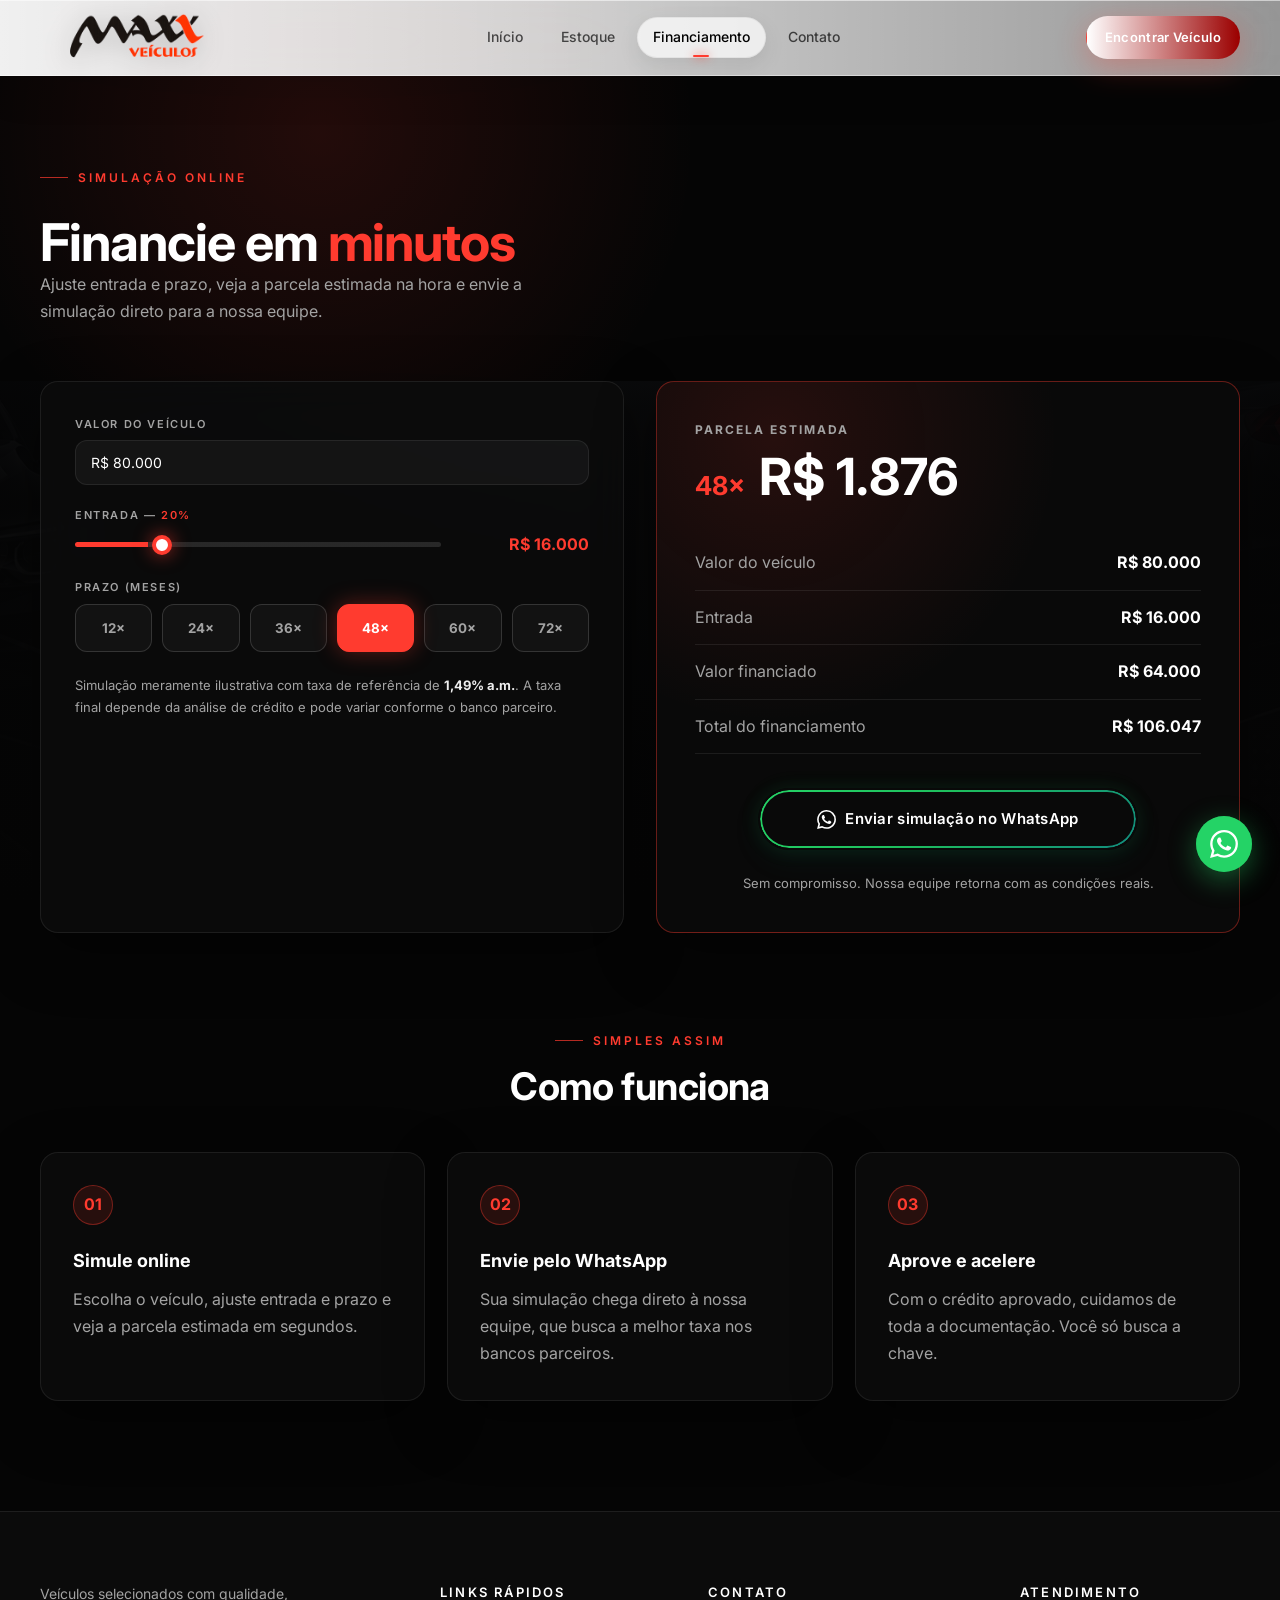
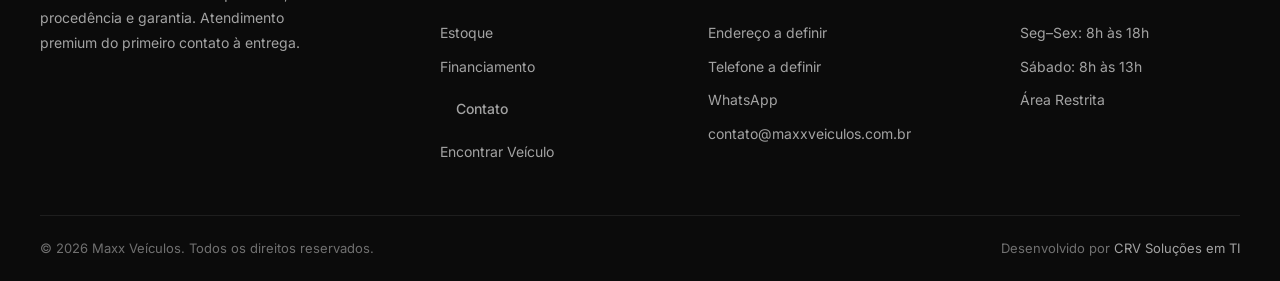
<file: financiamento.html>
<!DOCTYPE html>
<html lang="pt-BR">
<head>
  <meta charset="UTF-8">
  <meta name="viewport" content="width=device-width, initial-scale=1.0">

  <title>Financiamento — Maxx Veículos</title>
  <meta name="description" content="Simule o financiamento do seu próximo veículo em segundos. Entrada flexível, parcelas que cabem no bolso e atendimento rápido.">

  <link rel="preconnect" href="https://fonts.googleapis.com">
  <link rel="preconnect" href="https://fonts.gstatic.com" crossorigin>
  <link href="https://fonts.googleapis.com/css2?family=Space+Grotesk:wght@500;600;700&family=Inter:wght@400;500;600&display=swap" rel="stylesheet">

  <link rel="stylesheet" href="static/css/main.css">
  <link rel="stylesheet" href="static/css/financiamento.css">
</head>

<body>

  <nav class="navbar solid" id="navbar">
    <a href="index.html" class="nav-logo" aria-label="Maxx Veículos">
      <img src="static/img/logo1.png" alt="Maxx Veículos">
    </a>

    <div class="nav-center">
      <a href="index.html" class="nav-link">Início</a>
      <a href="catalogo.html" class="nav-link">Estoque</a>
      <a href="financiamento.html" class="nav-link active">Financiamento</a>
      <a href="index.html#contato" class="nav-link">Contato</a>
    </div>

    <div class="nav-right">
      <a href="index.html#busca" class="btn btn-primary btn-sm">
        Encontrar Veículo
      </a>

      <button class="nav-burger" id="navBurger" type="button" aria-label="Abrir menu">
        <span></span>
        <span></span>
        <span></span>
      </button>
    </div>
  </nav>

  <div class="nav-mobile" id="navMobile">
    <a href="index.html" class="nav-link">Início</a>
    <a href="catalogo.html" class="nav-link">Estoque</a>
    <a href="financiamento.html" class="nav-link active">Financiamento</a>
    <a href="index.html#contato" class="nav-link">Contato</a>
    <a href="index.html#busca" class="btn btn-primary">Encontrar Veículo</a>
  </div>

  <header class="page-top financiamento-top">
    <div class="container">
      <span class="eyebrow">Simulação online</span>
      <h1 class="h-display">
        Financie em <em>minutos</em>
      </h1>
      <p class="sub">
        Ajuste entrada e prazo, veja a parcela estimada na hora e envie a simulação direto para a nossa equipe.
      </p>
    </div>
  </header>

  <main class="financiamento-main">
    <div class="container">

      <div class="fin-layout">

        <section class="fin-card">
          <div id="finVehicle"></div>

          <div class="fin-fields">

            <div class="field">
              <label class="field-label" for="finValor">Valor do veículo</label>
              <input class="input" id="finValor" inputmode="numeric" placeholder="R$ 80.000" autocomplete="off">
            </div>

            <div class="field">
              <label class="field-label">
                Entrada — <span id="entradaPct">20%</span>
              </label>

              <div class="range-row">
                <input type="range" class="range" id="finEntrada" min="0" max="90" step="5" value="20">
                <span class="range-val" id="entradaVal">R$ 16.000</span>
              </div>
            </div>

            <div class="field">
              <label class="field-label">Prazo (meses)</label>

              <div class="term-grid" id="termGrid">
                <button type="button" class="term-btn" data-n="12">12×</button>
                <button type="button" class="term-btn" data-n="24">24×</button>
                <button type="button" class="term-btn" data-n="36">36×</button>
                <button type="button" class="term-btn active" data-n="48">48×</button>
                <button type="button" class="term-btn" data-n="60">60×</button>
                <button type="button" class="term-btn" data-n="72">72×</button>
              </div>
            </div>

          </div>

          <p class="fin-note">
            Simulação meramente ilustrativa com taxa de referência de <b id="taxaLabel">1,49% a.m.</b>.
            A taxa final depende da análise de crédito e pode variar conforme o banco parceiro.
          </p>
        </section>

        <aside class="fin-result">
          <div class="fin-big">
            <small>Parcela estimada</small>
            <strong>
              <em id="parcelasOut">48×</em>
              <span id="parcelaOut">R$ —</span>
            </strong>
          </div>

          <div class="fin-rows">
            <div class="fin-row">
              <span>Valor do veículo</span>
              <b id="rowValor">—</b>
            </div>

            <div class="fin-row">
              <span>Entrada</span>
              <b id="rowEntrada">—</b>
            </div>

            <div class="fin-row">
              <span>Valor financiado</span>
              <b id="rowFinanciado">—</b>
            </div>

            <div class="fin-row">
              <span>Total do financiamento</span>
              <b id="rowTotal">—</b>
            </div>
          </div>

          <a href="#" class="btn btn-wa-fin btn-lg" id="finWa">
            <svg class="wa-icon" viewBox="0 0 24 24" aria-hidden="true">
              <path d="M17.472 14.382c-.297-.149-1.758-.867-2.03-.967-.273-.099-.471-.148-.67.15-.197.297-.767.966-.94 1.164-.173.199-.347.223-.644.075-.297-.15-1.255-.463-2.39-1.475-.883-.788-1.48-1.761-1.653-2.059-.173-.297-.018-.458.13-.606.134-.133.298-.347.446-.52.149-.174.198-.298.298-.497.099-.198.05-.371-.025-.52-.075-.149-.669-1.612-.916-2.207-.242-.579-.487-.5-.669-.51-.173-.008-.371-.01-.57-.01-.198 0-.52.074-.792.372-.272.297-1.04 1.016-1.04 2.479 0 1.462 1.065 2.875 1.213 3.074.149.198 2.096 3.2 5.077 4.487.709.306 1.262.489 1.694.625.712.227 1.36.195 1.871.118.571-.085 1.758-.719 2.006-1.413.248-.694.248-1.289.173-1.413-.074-.124-.272-.198-.570-.347m-5.421 7.403h-.004a9.87 9.87 0 01-5.031-1.378l-.361-.214-3.741.982.998-3.648-.235-.374a9.86 9.86 0 01-1.51-5.26c.001-5.45 4.436-9.884 9.888-9.884 2.64 0 5.122 1.03 6.988 2.898a9.825 9.825 0 012.893 6.994c-.003 5.45-4.437 9.884-9.885 9.884m8.413-18.297A11.815 11.815 0 0012.05 0C5.495 0 .16 5.335.157 11.892c0 2.096.547 4.142 1.588 5.945L.057 24l6.305-1.654a11.882 11.882 0 005.683 1.448h.005c6.554 0 11.89-5.335 11.893-11.893a11.821 11.821 0 00-3.48-8.413Z"/>
            </svg>
            Enviar simulação no WhatsApp
          </a>

          <p class="fin-note fin-note-center">
            Sem compromisso. Nossa equipe retorna com as condições reais.
          </p>
        </aside>

      </div>

      <section class="section-tight fin-steps-section">
        <div class="section-head center reveal">
          <span class="eyebrow center">Simples assim</span>
          <h2 class="h-section">Como funciona</h2>
        </div>

        <div class="steps-grid">
          <div class="step-card reveal">
            <span class="step-num">01</span>
            <h4>Simule online</h4>
            <p>
              Escolha o veículo, ajuste entrada e prazo e veja a parcela estimada em segundos.
            </p>
          </div>

          <div class="step-card reveal">
            <span class="step-num">02</span>
            <h4>Envie pelo WhatsApp</h4>
            <p>
              Sua simulação chega direto à nossa equipe, que busca a melhor taxa nos bancos parceiros.
            </p>
          </div>

          <div class="step-card reveal">
            <span class="step-num">03</span>
            <h4>Aprove e acelere</h4>
            <p>
              Com o crédito aprovado, cuidamos de toda a documentação. Você só busca a chave.
            </p>
          </div>
        </div>
      </section>

    </div>
  </main>

  <footer class="footer">
    <div class="container">
      <div class="footer-grid">

        <div class="footer-logo">
          <img src="static/img/logo1.png" alt="Maxx Veículos">
          <p class="footer-about">
            Veículos selecionados com qualidade, procedência e garantia. Atendimento premium do primeiro contato à entrega.
          </p>
        </div>

        <div>
          <h5 class="footer-title">Links rápidos</h5>
          <div class="footer-links">
            <a href="catalogo.html">Estoque</a>
            <a href="financiamento.html">Financiamento</a>
            <a href="index.html#contato" class="nav-link">Contato</a>
            <a href="index.html#busca">Encontrar Veículo</a>
          </div>
        </div>

        <div>
          <h5 class="footer-title">Contato</h5>
          <div class="footer-links">
            <span>Endereço a definir</span>
            <a href="#">Telefone a definir</a>
            <a href="#" data-wa="Olá! Vim pelo site da Maxx Veículos.">WhatsApp</a>
            <a href="#">contato@maxxveiculos.com.br</a>
          </div>
        </div>

        <div>
          <h5 class="footer-title">Atendimento</h5>
          <div class="footer-links">
            <span>Seg–Sex: 8h às 18h</span>
            <span>Sábado: 8h às 13h</span>
            <a href="admin/login.html">Área Restrita</a>
          </div>
        </div>

      </div>

      <div class="footer-bottom">
        <p>© 2026 Maxx Veículos. Todos os direitos reservados.</p>
        <p>Desenvolvido por <a href="https://crvsolucoesti.com/" target="_blank" rel="noopener">CRV Soluções em TI</a></p>
      </div>
    </div>
  </footer>

  <a href="#" class="wa-float" data-wa="Olá! Preciso de ajuda com financiamento." aria-label="Falar no WhatsApp">
    <svg class="wa-icon" viewBox="0 0 24 24" aria-hidden="true">
      <path d="M17.472 14.382c-.297-.149-1.758-.867-2.03-.967-.273-.099-.471-.148-.67.15-.197.297-.767.966-.94 1.164-.173.199-.347.223-.644.075-.297-.15-1.255-.463-2.39-1.475-.883-.788-1.48-1.761-1.653-2.059-.173-.297-.018-.458.13-.606.134-.133.298-.347.446-.52.149-.174.198-.298.298-.497.099-.198.05-.371-.025-.52-.075-.149-.669-1.612-.916-2.207-.242-.579-.487-.5-.669-.51-.173-.008-.371-.01-.57-.01-.198 0-.52.074-.792.372-.272.297-1.04 1.016-1.04 2.479 0 1.462 1.065 2.875 1.213 3.074.149.198 2.096 3.2 5.077 4.487.709.306 1.262.489 1.694.625.712.227 1.36.195 1.871.118.571-.085 1.758-.719 2.006-1.413.248-.694.248-1.289.173-1.413-.074-.124-.272-.198-.570-.347m-5.421 7.403h-.004a9.87 9.87 0 01-5.031-1.378l-.361-.214-3.741.982.998-3.648-.235-.374a9.86 9.86 0 01-1.51-5.26c.001-5.45 4.436-9.884 9.888-9.884 2.64 0 5.122 1.03 6.988 2.898a9.825 9.825 0 012.893 6.994c-.003 5.45-4.437 9.884-9.885 9.884m8.413-18.297A11.815 11.815 0 0012.05 0C5.495 0 .16 5.335.157 11.892c0 2.096.547 4.142 1.588 5.945L.057 24l6.305-1.654a11.882 11.882 0 005.683 1.448h.005c6.554 0 11.89-5.335 11.893-11.893a11.821 11.821 0 00-3.48-8.413Z"/>
    </svg>
  </a>

  <script src="static/js/main.js"></script>
  <script src="static/js/financiamento.js"></script>
</body>
</html>
</file>
<file: static/css/main.css>
/* ============================================================
   MAXX VEÍCULOS — MAIN.CSS
   Estilos globais · Tokens · Navbar · Botões · Footer · Cards
   ============================================================ */

/* ==================== TOKENS ==================== */
:root {
  --bg: #050505;
  --bg-2: #0b0b0b;

  --surface: #111111;
  --surface-2: #181818;
  --glass: rgba(14, 14, 14, 0.68);

  --line: rgba(255, 255, 255, 0.08);
  --line-2: rgba(255, 255, 255, 0.14);

  --primary: #ff3b2f;
  --primary-2: #ff6a3d;
  --primary-3: #b80000;

  --primary-dim: rgba(255, 59, 47, 0.12);
  --primary-line: rgba(255, 59, 47, 0.38);

  --green: #25d366;
  --white: #ffffff;
  --text: #eeeeee;
  --muted: #a3a3a3;
  --muted-2: #707070;

  --danger: #ff5566;
  --warn: #ffb454;

  --radius: 18px;
  --radius-md: 12px;
  --radius-sm: 9px;

  --shadow: 0 24px 60px rgba(0, 0, 0, 0.5);
  --glow: 0 0 0 1px var(--primary-line), 0 8px 40px rgba(255, 59, 47, 0.2);

  --ease: cubic-bezier(0.4, 0, 0.2, 1);
  --trans: all 0.28s var(--ease);

  --font-display: 'Rajdhani', 'Inter', sans-serif;
  --font-body: 'Inter', system-ui, sans-serif;
}

/* ==================== RESET ==================== */
*, *::before, *::after {
  box-sizing: border-box;
  margin: 0;
  padding: 0;
}

html {
  scroll-behavior: smooth;
  scrollbar-width: thin;
  scrollbar-color: #2a2a2a var(--bg);
}

::-webkit-scrollbar {
  width: 8px;
}

::-webkit-scrollbar-track {
  background: var(--bg);
}

::-webkit-scrollbar-thumb {
  background: #2a2a2a;
  border-radius: 99px;
}

::-webkit-scrollbar-thumb:hover {
  background: #3a3a3a;
}

body {
  font-family: var(--font-body);
  background: var(--bg);
  color: var(--text);
  min-height: 100vh;
  line-height: 1.6;
  -webkit-font-smoothing: antialiased;
  overflow-x: hidden;
}

a {
  color: inherit;
  text-decoration: none;
}

img {
  max-width: 100%;
  display: block;
}

ul {
  list-style: none;
}

button {
  font-family: inherit;
  border: none;
  background: none;
  cursor: pointer;
  color: inherit;
}

::selection {
  background: rgba(255, 59, 47, 0.32);
  color: var(--white);
}

/* ==================== LAYOUT ==================== */
.container {
  width: 100%;
  max-width: 1280px;
  margin: 0 auto;
  padding: 0 40px;
}

.section {
  padding: 88px 0;
  position: relative;
}

.section-tight {
  padding: 56px 0;
}

/* ==================== TIPOGRAFIA ==================== */
.eyebrow {
  display: inline-flex;
  align-items: center;
  gap: 10px;

  font-size: 12px;
  font-weight: 600;
  letter-spacing: 3px;
  text-transform: uppercase;

  color: var(--primary);
  margin-bottom: 14px;
}

.eyebrow::before {
  content: '';
  width: 28px;
  height: 1px;
  background: var(--primary);
  opacity: .7;
}

.eyebrow.center {
  justify-content: center;
}

.h-display {
  font-family: var(--font-display);
  font-weight: 700;
  color: var(--white);
  font-size: clamp(30px, 4.5vw, 52px);
  line-height: 1.08;
  letter-spacing: -0.02em;
}

.h-section {
  font-family: var(--font-display);
  font-weight: 700;
  color: var(--white);
  font-size: clamp(24px, 3.2vw, 38px);
  line-height: 1.15;
  letter-spacing: -0.015em;
  margin-bottom: 10px;
}

.sub {
  color: var(--muted);
  font-size: 16px;
  line-height: 1.7;
  max-width: 560px;
}

.section-head {
  margin-bottom: 44px;
}

.section-head.center {
  text-align: center;
}

.section-head.center .sub {
  margin: 0 auto;
}

.section-head.split {
  display: flex;
  align-items: flex-end;
  justify-content: space-between;
  gap: 24px;
  flex-wrap: wrap;
}

/* ==================== BOTÕES ==================== */
.btn {
  display: inline-flex;
  align-items: center;
  justify-content: center;
  gap: 9px;

  padding: 14px 28px;

  border-radius: 999px;
  border: 1px solid transparent;

  font-family: var(--font-display);
  font-weight: 600;
  font-size: 14px;
  letter-spacing: 0.3px;

  transition: var(--trans);
  white-space: nowrap;
}

.btn svg {
  flex-shrink: 0;
}

.btn-primary {
  color: var(--white);

  background: linear-gradient(
    270deg,
    #ff3b2f,
    #ff6a3d,
    #9b0000,
    #ffffff
  );

  background-size: 300% 300%;
  animation: gradientMove 6s ease infinite;

  box-shadow: 0 8px 30px rgba(255, 59, 47, 0.3);
}

.btn-primary:hover {
  transform: translateY(-2px);
  box-shadow: 0 12px 42px rgba(255, 59, 47, 0.45);
}

.btn-secondary {
  background: transparent;
  color: var(--primary);
  border: 2px solid var(--primary);

  box-shadow: inset 0 0 0 rgba(255, 59, 47, 0);
}

.btn-secondary:hover {
  background: var(--primary);
  color: var(--white);

  transform: translateY(-2px);

  box-shadow:
    0 0 10px rgba(255, 59, 47, 0.75),
    0 0 18px rgba(255, 59, 47, 0.55),
    0 0 26px rgba(255, 59, 47, 0.35);
}

.btn-whatsapp {
  background: var(--green);
  color: #052b13;
  box-shadow: 0 6px 28px rgba(37, 211, 102, 0.22);
}

.btn-whatsapp:hover {
  filter: brightness(1.08);
  transform: translateY(-2px);
  box-shadow: 0 10px 36px rgba(37, 211, 102, 0.35);
}

.btn-sm {
  padding: 10px 18px;
  font-size: 13px;
}

.btn-lg {
  padding: 17px 36px;
  font-size: 15px;
}

.btn-block {
  width: 100%;
}

/* ==================== FORMULÁRIOS ==================== */
.field {
  display: flex;
  flex-direction: column;
  gap: 7px;
}

.field-label {
  font-size: 11px;
  font-weight: 600;
  letter-spacing: 1.6px;
  text-transform: uppercase;
  color: var(--muted);
}

.input,
.select,
textarea.input {
  width: 100%;

  background: rgba(255, 255, 255, 0.045);
  border: 1px solid var(--line);
  border-radius: var(--radius-md);

  padding: 13px 15px;

  color: var(--white);
  font-family: var(--font-body);
  font-size: 14px;

  outline: none;
  transition: var(--trans);
}

.input::placeholder {
  color: var(--muted-2);
}

.input:focus,
.select:focus,
textarea.input:focus {
  border-color: var(--primary-line);
  background: var(--primary-dim);
  box-shadow: 0 0 0 3px rgba(255, 59, 47, 0.08);
}

.select {
  appearance: none;
  cursor: pointer;

  background-image: url("data:image/svg+xml,%3Csvg xmlns='http://www.w3.org/2000/svg' width='11' height='7' viewBox='0 0 11 7'%3E%3Cpath fill='none' stroke='%23ff3b2f' stroke-width='1.6' stroke-linecap='round' d='M1 1l4.5 4.5L10 1'/%3E%3C/svg%3E");
  background-repeat: no-repeat;
  background-position: right 15px center;
  padding-right: 38px;
}

.select option {
  background: var(--surface-2);
  color: var(--white);
}

textarea.input {
  resize: vertical;
  min-height: 120px;
}

/* ==================== NAVBAR ==================== */
.navbar {
  position: fixed;
  top: 0;
  left: 0;
  right: 0;

  z-index: 1000;

  height: 76px;

  display: flex;
  align-items: center;
  justify-content: space-between;

  padding: 0 40px;

  background: transparent;
  border-bottom: 1px solid transparent;

  transition: var(--trans);
}

.navbar.scrolled,
.navbar.solid {
  background: var(--glass);

  backdrop-filter: blur(22px) saturate(150%);
  -webkit-backdrop-filter: blur(22px) saturate(150%);

  border-bottom-color: var(--line);
}

.nav-logo img {
  height: 110px;
  width: auto;
  object-fit: contain;
}

.nav-center {
  display: flex;
  align-items: center;
  gap: 6px;
}

.nav-link {
  position: relative;

  font-size: 14px;
  font-weight: 500;
  color: var(--muted);

  padding: 9px 16px;
  border-radius: 99px;

  transition: var(--trans);
}

.nav-link:hover {
  color: var(--white);
}

.nav-link.active {
  color: var(--white);
  background: rgba(255, 255, 255, 0.05);
}

.nav-link.active::after {
  content: '';

  position: absolute;
  left: 50%;
  bottom: 1px;

  width: 16px;
  height: 2px;

  border-radius: 99px;

  background: var(--primary);
  box-shadow: 0 0 10px var(--primary);

  transform: translateX(-50%);
}

.nav-right {
  display: flex;
  align-items: center;
  gap: 12px;
}

.nav-burger {
  display: none;
  flex-direction: column;
  gap: 5px;
  padding: 8px;
}

.nav-burger span {
  width: 22px;
  height: 2px;
  background: var(--white);
  border-radius: 99px;
  transition: var(--trans);
}

.nav-mobile {
  display: none;

  position: fixed;
  top: 76px;
  left: 0;
  right: 0;

  z-index: 999;

  background: rgba(9, 9, 9, 0.97);
  backdrop-filter: blur(24px);

  border-bottom: 1px solid var(--line);

  padding: 18px 24px 26px;

  flex-direction: column;
  gap: 4px;
}

.nav-mobile.open {
  display: flex;
}

.nav-mobile .nav-link {
  padding: 13px 14px;
  font-size: 15px;
  border-radius: var(--radius-sm);
}

.nav-mobile .btn {
  margin-top: 12px;
}

/* ==================== CARD DE VEÍCULO GLOBAL ==================== */
.v-grid {
  display: grid;
  grid-template-columns: repeat(3, 1fr);
  gap: 22px;
}

.v-card {
  background: var(--surface);
  border: 1px solid var(--line);
  border-radius: var(--radius);

  overflow: hidden;

  display: flex;
  flex-direction: column;

  transition: var(--trans);
}

.v-card:hover {
  transform: translateY(-5px);
  border-color: var(--primary-line);
  box-shadow:
    0 22px 50px rgba(0, 0, 0, 0.55),
    0 0 30px rgba(255, 59, 47, 0.08);
}

.v-card-media {
  position: relative;
  display: block;

  aspect-ratio: 16 / 10;
  overflow: hidden;

  background: var(--surface-2);
}

.v-card-media img {
  width: 100%;
  height: 100%;

  object-fit: cover;

  transition: transform .55s var(--ease);
}

.v-card:hover .v-card-media img {
  transform: scale(1.06);
}

.v-card-media::after {
  content: '';

  position: absolute;
  inset: 0;

  background: linear-gradient(180deg, transparent 55%, rgba(5, 5, 5, 0.7) 100%);
  pointer-events: none;
}

.v-card-chips {
  position: absolute;
  top: 12px;
  left: 12px;
  right: 12px;

  z-index: 2;

  display: flex;
  gap: 6px;
  flex-wrap: wrap;
}

.v-card-sold-overlay {
  position: absolute;
  inset: 50% auto auto 50%;

  transform: translate(-50%, -50%) rotate(-8deg);

  z-index: 5;

  padding: 14px 40px;

  border-radius: 14px;

  background:
    linear-gradient(
      135deg,
      #ff2b2b,
      #c50000
    );

  border: 2px solid rgba(255,255,255,.25);

  color: #fff;

  font-family: var(--font-display);
  font-size: 26px;
  font-weight: 800;
  letter-spacing: 3px;

  text-transform: uppercase;

  box-shadow:
    0 15px 35px rgba(197,0,0,.45);

  pointer-events: none;
}

.chip {
  display: inline-flex;
  align-items: center;
  gap: 5px;

  padding: 4px 11px;
  border-radius: 99px;

  font-size: 11px;
  font-weight: 600;
  letter-spacing: 0.6px;

  background: rgba(5, 5, 5, 0.68);
  color: var(--text);

  border: 1px solid var(--line-2);
  backdrop-filter: blur(8px);
}

.chip-primary {
  color: var(--primary-2);
  border-color: var(--primary-line);
  background: rgba(80, 0, 0, 0.42);
}

.chip-warn {
  color: var(--warn);
  border-color: rgba(255, 180, 84, 0.4);
}

.chip-danger {
  color: var(--danger);
  border-color: rgba(255, 85, 102, 0.4);
}

.v-card-photos {
  position: absolute;
  right: 12px;
  bottom: 12px;

  z-index: 2;

  display: inline-flex;
  align-items: center;
  gap: 6px;

  padding: 4px 10px;
  border-radius: 99px;

  font-size: 11.5px;
  color: var(--text);

  background: rgba(5, 5, 5, 0.65);
  border: 1px solid var(--line);

  backdrop-filter: blur(8px);
}

.v-card-body {
  padding: 20px 22px 22px;

  display: flex;
  flex-direction: column;
  flex: 1;
}

.v-card-brand {
  font-size: 11px;
  font-weight: 600;
  letter-spacing: 2.4px;
  text-transform: uppercase;

  color: var(--primary);
  margin-bottom: 4px;
}

.v-card-name {
  font-family: var(--font-display);
  font-size: 17px;
  font-weight: 600;
  color: var(--white);

  line-height: 1.3;
  margin-bottom: 14px;
}

.v-card-specs {
  display: grid;
  grid-template-columns: 1fr 1fr;
  gap: 7px 12px;

  margin-bottom: 16px;
}

.v-card-specs li {
  display: flex;
  align-items: center;
  gap: 7px;

  font-size: 12.5px;
  color: var(--muted);
}

.v-card-specs b {
  color: var(--text);
  font-weight: 500;
}

.v-card-foot {
  margin-top: auto;
  padding-top: 16px;

  border-top: 1px solid var(--line);

  display: flex;
  align-items: flex-end;
  justify-content: space-between;
  gap: 12px;
}

.v-price small {
  display: block;
  font-size: 11px;
  color: var(--muted);
  margin-bottom: 1px;
}

.v-price strong {
  font-family: var(--font-display);
  font-size: 21px;
  font-weight: 700;
  color: var(--white);
  letter-spacing: -0.01em;
}

.v-price span {
  display: block;
  font-size: 11.5px;
  color: var(--muted);
  margin-top: 1px;
}

.v-card-actions {
  display: flex;
  gap: 8px;
}

.icon-btn {
  display: inline-flex;
  align-items: center;
  justify-content: center;

  width: 42px;
  height: 42px;

  border-radius: var(--radius-sm);
  border: 1px solid var(--line-2);

  color: var(--muted);

  transition: var(--trans);
}

.icon-btn:hover {
  color: var(--white);
  border-color: var(--primary-line);
  background: var(--primary-dim);
}

.icon-btn.wa {
  color: var(--green);
  border-color: rgba(37, 211, 102, 0.35);
}

.icon-btn.wa:hover {
  background: rgba(37, 211, 102, 0.12);
  color: var(--green);
}

/* ==================== EMPTY / SKELETON ==================== */
.empty-state {
  grid-column: 1 / -1;

  text-align: center;

  padding: 80px 24px;

  border: 1px dashed var(--line-2);
  border-radius: var(--radius);
}

.empty-state h3 {
  font-family: var(--font-display);
  font-size: 19px;
  color: var(--white);
  margin-bottom: 6px;
}

.empty-state p {
  font-size: 14px;
  color: var(--muted);
}

.skel {
  border-radius: var(--radius);
  overflow: hidden;

  background: var(--surface);
  border: 1px solid var(--line);
}

.skel-img {
  aspect-ratio: 16 / 10;
}

.skel-img,
.skel-line {
  background: linear-gradient(100deg, var(--surface) 40%, var(--surface-2) 50%, var(--surface) 60%);
  background-size: 220% 100%;
  animation: shimmer 1.3s linear infinite;
}

.skel-body {
  padding: 20px;

  display: flex;
  flex-direction: column;
  gap: 10px;
}

.skel-line {
  height: 13px;
  border-radius: 6px;
}

/* ==================== FOOTER ==================== */
.footer {
  background: var(--bg-2);
  border-top: 1px solid var(--line);

  padding: 70px 0 0;
  position: relative;
}

.footer-grid {
  display: grid;
  grid-template-columns: 1.6fr 1fr 1.2fr 1fr;
  gap: 48px;

  padding-bottom: 52px;
}

.footer-logo {
  display: block;
}

.footer-logo > img {
  display: none;
}

.footer-logo-glass {
  display: inline-flex;
  align-items: center;
  justify-content: center;

  width: 180px;
  height: 96px;
  margin-bottom: 22px;

  border-radius: 24px;

  background:
    linear-gradient(
      135deg,
      rgba(255,255,255,.28),
      rgba(255,255,255,.10)
    );

  border: 1px solid rgba(255,255,255,.22);

  backdrop-filter: blur(28px) saturate(180%);
  -webkit-backdrop-filter: blur(28px) saturate(180%);

  box-shadow:
    inset 0 1px 0 rgba(255,255,255,.25),
    0 14px 40px rgba(0,0,0,.25);
}

.footer-logo-glass img {
  max-width: 150px;
  max-height: 90px;
  width: auto;
  height: auto;
  margin: 0;
  object-fit: contain;
}

.footer-about {
  font-size: 14px;
  color: var(--muted);
  line-height: 1.75;
  max-width: 300px;
  margin-bottom: 22px;
}

.footer-title {
  font-family: var(--font-display);
  font-size: 13px;
  font-weight: 600;
  letter-spacing: 2.2px;
  text-transform: uppercase;

  color: var(--white);
  margin-bottom: 20px;
}

.footer-links {
  display: flex;
  flex-direction: column;
  gap: 11px;
}

.footer-links a,
.footer-links span {
  display: inline-flex;
  align-items: center;
  gap: 9px;

  font-size: 14px;
  color: var(--muted);

  transition: var(--trans);
}

.footer-links a:hover {
  color: var(--primary-2);
}

.footer-bottom {
  border-top: 1px solid var(--line);

  padding: 22px 0;

  display: flex;
  align-items: center;
  justify-content: space-between;
  gap: 14px;
  flex-wrap: wrap;
}

.footer-bottom p {
  font-size: 13px;
  color: var(--muted-2);
}

.footer-bottom a {
  color: var(--muted);
  transition: var(--trans);
}

.footer-bottom a:hover {
  color: var(--primary-2);
}

/* ==================== WHATSAPP FLOAT ==================== */
.wa-float {
  position: fixed;
  right: 28px;
  bottom: 28px;

  z-index: 900;

  width: 56px;
  height: 56px;

  border-radius: 50%;

  background: var(--green);
  color: var(--white);

  display: flex;
  align-items: center;
  justify-content: center;

  font-size: 24px;
  font-weight: 700;

  box-shadow: 0 8px 28px rgba(37, 211, 102, 0.4);

  transition: var(--trans);
}

.wa-float:hover {
  transform: scale(1.08);
  box-shadow: 0 12px 36px rgba(37, 211, 102, 0.55);
}

.wa-float::before {
  content: '';

  position: absolute;
  inset: 0;

  border-radius: 50%;

  background: rgba(37, 211, 102, 0.4);

  animation: waPing 2.6s ease-out infinite;
}

/* ==================== TOAST ==================== */
.toast-container {
  position: fixed;
  top: 92px;
  right: 22px;

  z-index: 9999;

  display: flex;
  flex-direction: column;
  gap: 10px;
}

.toast {
  display: flex;
  align-items: center;
  gap: 11px;

  min-width: 270px;
  max-width: 360px;

  padding: 14px 18px;

  background: var(--glass);
  backdrop-filter: blur(18px);

  border: 1px solid var(--line-2);
  border-left: 3px solid var(--primary);
  border-radius: var(--radius-md);

  font-size: 14px;
  color: var(--text);

  box-shadow: var(--shadow);

  animation: toastIn .35s var(--ease) both;
  transition: opacity .4s;
}

.toast.success {
  border-left-color: var(--green);
}

.toast.error {
  border-left-color: var(--danger);
}

/* ==================== REVEAL ==================== */
.reveal {
  opacity: 0;
  transform: translateY(26px);

  transition:
    opacity .65s var(--ease),
    transform .65s var(--ease);
}

.reveal.in {
  opacity: 1;
  transform: translateY(0);
}

/* ==================== ANIMAÇÕES ==================== */
@keyframes gradientMove {
  0% {
    background-position: 0% 50%;
  }

  50% {
    background-position: 100% 50%;
  }

  100% {
    background-position: 0% 50%;
  }
}

@keyframes shimmer {
  to {
    background-position: -120% 0;
  }
}

@keyframes toastIn {
  from {
    opacity: 0;
    transform: translateX(36px);
  }

  to {
    opacity: 1;
    transform: translateX(0);
  }
}

@keyframes waPing {
  0% {
    transform: scale(1);
    opacity: .7;
  }

  100% {
    transform: scale(1.7);
    opacity: 0;
  }
}

/* ==================== ACESSIBILIDADE ==================== */
@media (prefers-reduced-motion: reduce) {
  *,
  *::before,
  *::after {
    animation-duration: 0.001s !important;
    transition-duration: 0.001s !important;
  }

  .reveal {
    opacity: 1;
    transform: none;
  }
}

.wa-icon {
  width: 19px;
  height: 19px;
  fill: currentColor;
  flex-shrink: 0;
}

.wa-float .wa-icon {
  width: 28px;
  height: 28px;
  fill: #fff;
  position: relative;
  z-index: 2;
}

.nav-logo {
  display: flex;
  align-items: center;
  justify-content: center;

  height: 100%;

  padding: 0 18px;

  background:
    linear-gradient(
      135deg,
      rgba(255,255,255,.12),
      rgba(255,255,255,.04)
    );

  border-right: 1px solid rgba(255,255,255,.08);
}

.nav-logo img {
  display: block;
  filter:
    brightness(1.12)
    contrast(1.08);
}

/* ==================== NAVBAR — VIDRO CLARO PREMIUM ==================== */

.navbar {
  background:
    linear-gradient(
      90deg,
      rgba(255, 255, 255, 0.88) 0%,
      rgba(255, 255, 255, 0.72) 42%,
      rgba(255, 255, 255, 0.46) 100%
    );

  backdrop-filter: blur(24px) saturate(160%);
  -webkit-backdrop-filter: blur(24px) saturate(160%);

  border-bottom: 1px solid rgba(255, 255, 255, 0.36);

  box-shadow:
    0 14px 40px rgba(0, 0, 0, 0.10),
    inset 0 1px 0 rgba(255, 255, 255, 0.55);
}

.navbar.scrolled,
.navbar.solid {
  background:
    linear-gradient(
      90deg,
      rgba(255, 255, 255, 0.94) 0%,
      rgba(255, 255, 255, 0.82) 42%,
      rgba(255, 255, 255, 0.58) 100%
    );

  border-bottom-color: rgba(255, 255, 255, 0.45);
}

.nav-logo {
  display: flex;
  align-items: center;
  justify-content: center;

  height: 100%;
  padding: 0 18px;

  background: transparent;
  border-right: none;
}

.nav-logo img {
  display: block;

  filter:
    drop-shadow(0 5px 14px rgba(0, 0, 0, 0.22))
    brightness(1.05)
    contrast(1.12);
}

.nav-link {
  color: rgba(0, 0, 0, 0.68);
}

.nav-link:hover {
  color: #000;
  background: rgba(0, 0, 0, 0.05);
}

.nav-link.active {
  color: #000;
  background: rgba(255, 255, 255, 0.72);
  box-shadow:
    inset 0 0 0 1px rgba(0, 0, 0, 0.05),
    0 8px 22px rgba(0, 0, 0, 0.08);
}

.nav-burger span {
  background: #111;
}

/* ==================== STATUS VISUAL VEÍCULO ==================== */

.v-card-sold-overlay,
.v-card-reserved-overlay {
  position: absolute;
  top: 50%;
  left: 50%;
  z-index: 5;

  transform: translate(-50%, -50%) rotate(-8deg);

  padding: 13px 38px;

  border-radius: 14px;

  color: #fff;

  font-family: var(--font-display);
  font-size: 25px;
  font-weight: 800;
  letter-spacing: 3px;

  text-transform: uppercase;

  border: 2px solid rgba(255,255,255,.26);

  pointer-events: none;
}

.v-card-sold-overlay {
  background: linear-gradient(135deg, #ff2b2b, #b90000);
  box-shadow: 0 15px 35px rgba(185,0,0,.45);
}

.v-card-reserved-overlay {
  background: linear-gradient(135deg, #f59e0b, #b45309);
  box-shadow: 0 15px 35px rgba(180,83,9,.38);
}

.chip-sold {
  color: #ffb7b0;
  border-color: rgba(255,59,47,.42);
  background: rgba(255,59,47,.14);
}

.chip-reserved {
  color: #ffd166;
  border-color: rgba(245,158,11,.42);
  background: rgba(245,158,11,.14);
}

.chip-available {
  color: #7cff9b;
  border-color: rgba(37,211,102,.38);
  background: rgba(37,211,102,.12);
}

@media (max-width: 720px) {
  .v-card-sold-overlay,
  .v-card-reserved-overlay {
    padding: 10px 28px;
    font-size: 20px;
    letter-spacing: 2px;
  }
}

/* ==================== RESPONSIVO GLOBAL — MOBILE FORTE ==================== */

@media (max-width: 1180px) {
  .v-grid {
    grid-template-columns: repeat(2, minmax(0, 1fr));
  }
}

@media (max-width: 1024px) {
  html,
  body {
    width: 100%;
    max-width: 100%;
    overflow-x: hidden !important;
  }

  *,
  *::before,
  *::after {
    max-width: 100%;
  }

  .container {
    width: 100%;
    max-width: 100%;
    padding-left: 22px;
    padding-right: 22px;
  }

  .navbar {
    width: 100%;
    height: 68px;
    padding: 0 18px;
  }

  .nav-logo img {
    height: 58px;
  }

  .footer-grid {
    grid-template-columns: 1fr 1fr;
    gap: 30px;
  }
}

@media (max-width: 768px) {
  html,
  body {
    width: 100%;
    max-width: 100%;
    overflow-x: hidden !important;
  }

  body {
    position: relative;
  }

  section,
  header,
  main,
  footer,
  nav,
  div {
    max-width: 100%;
  }

  img,
  video,
  iframe,
  svg {
    max-width: 100%;
  }

  .container {
    width: 100%;
    max-width: 100%;
    padding-left: 16px;
    padding-right: 16px;
  }

  .navbar {
    left: 0;
    right: 0;
    width: 100%;
    height: 64px;
    padding: 0 14px;
  }

  .nav-logo {
    height: 100%;
    padding: 0;
    flex-shrink: 0;
  }

  .nav-logo img {
    height: 50px;
    max-width: 120px;
    object-fit: contain;
  }

  .nav-center,
  .nav-right .btn {
    display: none;
  }

  .nav-right {
    margin-left: auto;
  }

  .nav-burger {
    display: flex;
    margin-left: auto;
    padding: 8px 4px;
    flex-shrink: 0;
  }

  .nav-burger span {
    width: 22px;
    background: #111;
  }

  .nav-mobile {
    top: 64px;
    left: 0;
    right: 0;

    width: 100%;
    max-width: 100%;

    padding: 14px 16px 20px;

    background: rgba(255, 255, 255, 0.96);
    border-bottom: 1px solid rgba(0, 0, 0, 0.08);
  }

  .nav-mobile .nav-link {
    color: #111;
  }

  .nav-mobile .nav-link.active {
    color: #000;
    background: rgba(255, 59, 47, 0.10);
  }

  .section {
    padding: 48px 0;
  }

  .section-head {
    margin-bottom: 26px;
  }

  .section-head.split {
    display: block;
  }

  .h-display {
    font-size: 30px;
    line-height: 1.08;
    letter-spacing: -0.02em;
  }

  .h-section {
    font-size: 25px;
    line-height: 1.12;
  }

  .sub {
    width: 100%;
    max-width: 100%;
    font-size: 14px;
    line-height: 1.6;
  }

  .eyebrow {
    max-width: 100%;
    font-size: 10px;
    letter-spacing: 2px;
    white-space: normal;
  }

  .btn {
    width: 100%;
    min-height: 46px;
    padding: 12px 16px;
    font-size: 13px;
    white-space: normal;
    text-align: center;
  }

  .v-grid {
    grid-template-columns: 1fr;
    gap: 18px;
  }

  .v-card {
    width: 100%;
    max-width: 100%;
  }

  .v-card-media {
    aspect-ratio: 16 / 11;
  }

  .v-card-body {
    padding: 16px;
  }

  .v-card-name {
    font-size: 16px;
  }

  .v-card-specs {
    grid-template-columns: 1fr 1fr;
    gap: 8px;
  }

  .v-card-foot {
    gap: 10px;
    align-items: center;
  }

  .v-price strong {
    font-size: 19px;
  }

  .icon-btn {
    width: 40px;
    height: 40px;
    flex-shrink: 0;
  }

  .footer {
    padding-top: 44px;
  }

  .footer-grid {
    grid-template-columns: 1fr;
    gap: 28px;
    padding-bottom: 34px;
  }

  .footer-about {
    max-width: 100%;
  }

  .footer-bottom {
    flex-direction: column;
    text-align: center;
  }

  .wa-float {
    width: 48px;
    height: 48px;
    right: 16px;
    bottom: 16px;
  }
}

@media (max-width: 480px) {
  .container {
    padding-left: 14px;
    padding-right: 14px;
  }

  .navbar {
    height: 60px;
    padding: 0 12px;
  }

  .nav-logo img {
    height: 44px;
    max-width: 105px;
  }

  .nav-mobile {
    top: 60px;
  }

  .h-display {
    font-size: 28px;
  }

  .h-section {
    font-size: 23px;
  }

  .sub {
    font-size: 13.5px;
  }

  .v-card-specs {
    grid-template-columns: 1fr;
  }

  .v-card-foot {
    flex-direction: column;
    align-items: stretch;
  }

  .v-card-actions {
    justify-content: flex-start;
  }
}

/* ==================== TRAVA FINAL DE OVERFLOW MOBILE ==================== */

@media (max-width: 768px) {
  html,
  body {
    overflow-x: hidden !important;
  }

  body > * {
    max-width: 100vw;
  }
}
</file>
<file: static/css/financiamento.css>
/* ============================================================
   MAXX VEÍCULOS — FINANCIAMENTO.CSS
   Simulador · Resultado · Como funciona
   ============================================================ */

/* ==================== TOPO ==================== */

.financiamento-top {
  position: relative;
  padding: 160px 0 55px;
}

.financiamento-top::before {
  content: '';
  position: absolute;
  inset: 0;

  background:
    radial-gradient(
      circle at 25% 35%,
      rgba(255, 59, 47, 0.12),
      transparent 38%
    );

  pointer-events: none;
}

.financiamento-top .container {
  position: relative;
  z-index: 2;
}

.financiamento-top .h-display {
  margin-top: 14px;
}

.financiamento-top .h-display em {
  font-style: normal;
  color: var(--primary);
}

/* ==================== MAIN ==================== */

.financiamento-main {
  position: relative;
  padding-bottom: 90px;

  background:
    linear-gradient(
      180deg,
      rgba(5, 5, 5, 0.45) 0%,
      rgba(5, 5, 5, 0.92) 45%,
      var(--bg) 100%
    ),
    url('../img/imgfundo.png');

  background-size: cover;
  background-position: center;
  background-attachment: fixed;
}

.fin-layout {
  display: grid;
  grid-template-columns: 1fr 1fr;
  gap: 32px;

  align-items: stretch;
}

/* ==================== CARD FORM ==================== */

.fin-card,
.fin-result,
.step-card {
  border-radius: var(--radius);
  border: 1px solid var(--line);

  background: rgba(12, 12, 12, 0.88);
  backdrop-filter: blur(18px);

  box-shadow: 0 20px 60px rgba(0, 0, 0, .42);
}

.fin-card {
  padding: 34px;
  height: 100%;
}

.fin-fields {
  display: flex;
  flex-direction: column;
  gap: 22px;
}

#entradaPct {
  color: var(--primary);
}

#taxaLabel {
  color: var(--text);
}

/* ==================== RANGE ==================== */

.range-row {
  display: grid;
  grid-template-columns: 1fr 130px;
  gap: 18px;
  align-items: center;
}

.range {
  width: 100%;
  height: 5px;

  appearance: none;

  border-radius: 999px;

  background:
    linear-gradient(
      90deg,
      var(--primary) var(--fill, 20%),
      rgba(255, 255, 255, .12) var(--fill, 20%)
    );

  outline: none;
}

.range::-webkit-slider-thumb {
  appearance: none;

  width: 20px;
  height: 20px;

  border-radius: 50%;

  background: var(--white);
  border: 4px solid var(--primary);

  box-shadow: 0 0 18px rgba(255, 59, 47, .65);

  cursor: pointer;
}

.range::-moz-range-thumb {
  width: 20px;
  height: 20px;

  border-radius: 50%;

  background: var(--white);
  border: 4px solid var(--primary);

  box-shadow: 0 0 18px rgba(255, 59, 47, .65);

  cursor: pointer;
}

.range-val {
  text-align: right;

  font-family: var(--font-display);
  font-weight: 700;
  color: var(--primary);
}

/* ==================== PRAZOS ==================== */

.term-grid {
  display: grid;
  grid-template-columns: repeat(6, 1fr);
  gap: 10px;
}

.term-btn {
  height: 48px;

  border-radius: var(--radius-md);
  border: 1px solid var(--line-2);

  background: rgba(255, 255, 255, .035);

  color: var(--muted);
  font-family: var(--font-display);
  font-weight: 700;

  cursor: pointer;

  transition: var(--trans);
}

.term-btn:hover {
  color: var(--white);
  border-color: var(--primary-line);
}

.term-btn.active {
  color: var(--white);

  border-color: var(--primary);
  background: var(--primary);

  box-shadow: 0 0 22px rgba(255, 59, 47, .35);
}

/* ==================== NOTA ==================== */

.fin-note {
  margin-top: 22px;

  color: var(--muted);
  font-size: 13px;
  line-height: 1.7;
}

.fin-note-center {
  text-align: center;
}

/* ==================== RESULTADO ==================== */
.fin-result {
  position: sticky;
  top: 105px;

  padding: 38px;

  display: flex;
  flex-direction: column;
  justify-content: space-between;

  height: 100%;

  border-color: var(--primary-line);

  background:
    radial-gradient(
      circle at 20% 10%,
      rgba(255, 59, 47, .12),
      transparent 42%
    ),
    rgba(10, 10, 10, .92);
}

.fin-big small {
  display: block;

  margin-bottom: 12px;

  color: var(--muted);
  font-size: 12px;
  font-weight: 700;
  letter-spacing: 2px;
  text-transform: uppercase;
}

.fin-big strong {
  display: flex;
  align-items: baseline;
  gap: 14px;

  color: var(--white);
  font-family: var(--font-display);
  font-size: clamp(38px, 4vw, 56px);
  line-height: 1;
}

.fin-big em {
  font-style: normal;
  color: var(--primary);
  font-size: 26px;
}

.fin-rows {
  margin: 34px 0;

  display: flex;
  flex-direction: column;
}

.fin-row {
  display: flex;
  justify-content: space-between;
  gap: 18px;

  padding: 14px 0;

  border-bottom: 1px solid var(--line);

  color: var(--muted);
}

.fin-row b {
  color: var(--white);
}

/* ==================== VEÍCULO VINDO DO CATÁLOGO ==================== */

.fin-vehicle {
  display: flex;
  align-items: center;
  gap: 14px;

  margin-bottom: 24px;
  padding: 12px;

  border-radius: var(--radius-md);
  border: 1px solid var(--line);

  background: rgba(255, 255, 255, .035);
}

.fin-vehicle img {
  width: 92px;
  height: 64px;

  border-radius: var(--radius-sm);

  object-fit: cover;
}

.fin-vehicle small {
  display: block;

  color: var(--primary);
  font-size: 11px;
  letter-spacing: 1.8px;
  text-transform: uppercase;
}

.fin-vehicle b {
  color: var(--white);
  font-family: var(--font-display);
}

/* ==================== COMO FUNCIONA ==================== */

.fin-steps-section {
  padding-top: 90px;
  padding-bottom: 20px;
}

.steps-grid {
  display: grid;
  grid-template-columns: repeat(3, 1fr);
  gap: 22px;
}

.step-card {
  padding: 32px;
}

.step-num {
  width: 40px;
  height: 40px;

  display: inline-flex;
  align-items: center;
  justify-content: center;

  margin-bottom: 22px;

  border-radius: 50%;
  border: 1px solid var(--primary-line);

  background: var(--primary-dim);

  color: var(--primary);
  font-family: var(--font-display);
  font-weight: 700;
}

.step-card h4 {
  margin-bottom: 10px;

  color: var(--white);
  font-family: var(--font-display);
  font-size: 18px;
}

.step-card p {
  color: var(--muted);
  line-height: 1.7;
}

.btn-wa-fin {
  position: relative;

  width: fit-content;
  min-width: 380px;
  margin: 0 auto;

  background: transparent;
  color: #ffffff;

  border: 2px solid transparent;

  overflow: hidden;

  box-shadow:
    0 0 20px rgba(37, 211, 102, 0.10),
    0 10px 30px rgba(18, 140, 126, 0.08);
}

.btn-wa-fin::before {
  content: "";

  position: absolute;
  inset: 0;

  padding: 2px;
  border-radius: inherit;

  background: linear-gradient(
    135deg,
    #25D366 0%,
    #1EBE5D 45%,
    #128C7E 100%
  );

  -webkit-mask:
    linear-gradient(#fff 0 0) content-box,
    linear-gradient(#fff 0 0);

  -webkit-mask-composite: xor;
  mask-composite: exclude;

  pointer-events: none;
}

.btn-wa-fin:hover {
  background: rgba(37, 211, 102, 0.05);

  box-shadow:
    0 0 30px rgba(37, 211, 102, 0.22),
    0 0 50px rgba(18, 140, 126, 0.16);
}

@media (max-width: 480px) {
  .btn-wa-fin {
    min-width: 100%;
  }
}

/* ==================== RESPONSIVO ==================== */

@media (max-width: 1024px) {
  .fin-layout {
    grid-template-columns: 1fr;
  }

  .fin-result {
    position: static;
  }
}

@media (max-width: 768px) {
  .financiamento-top {
    padding: 130px 0 45px;
  }

  .fin-card,
  .fin-result {
    padding: 24px;
  }

  .term-grid {
    grid-template-columns: repeat(3, 1fr);
  }

  .steps-grid {
    grid-template-columns: 1fr;
  }

  .range-row {
    grid-template-columns: 1fr;
  }

  .range-val {
    text-align: left;
  }
}

@media (max-width: 480px) {
  .fin-big strong {
    flex-direction: column;
    align-items: flex-start;
    gap: 6px;
  }

  .term-grid {
    grid-template-columns: repeat(2, 1fr);
  }
}
</file>
